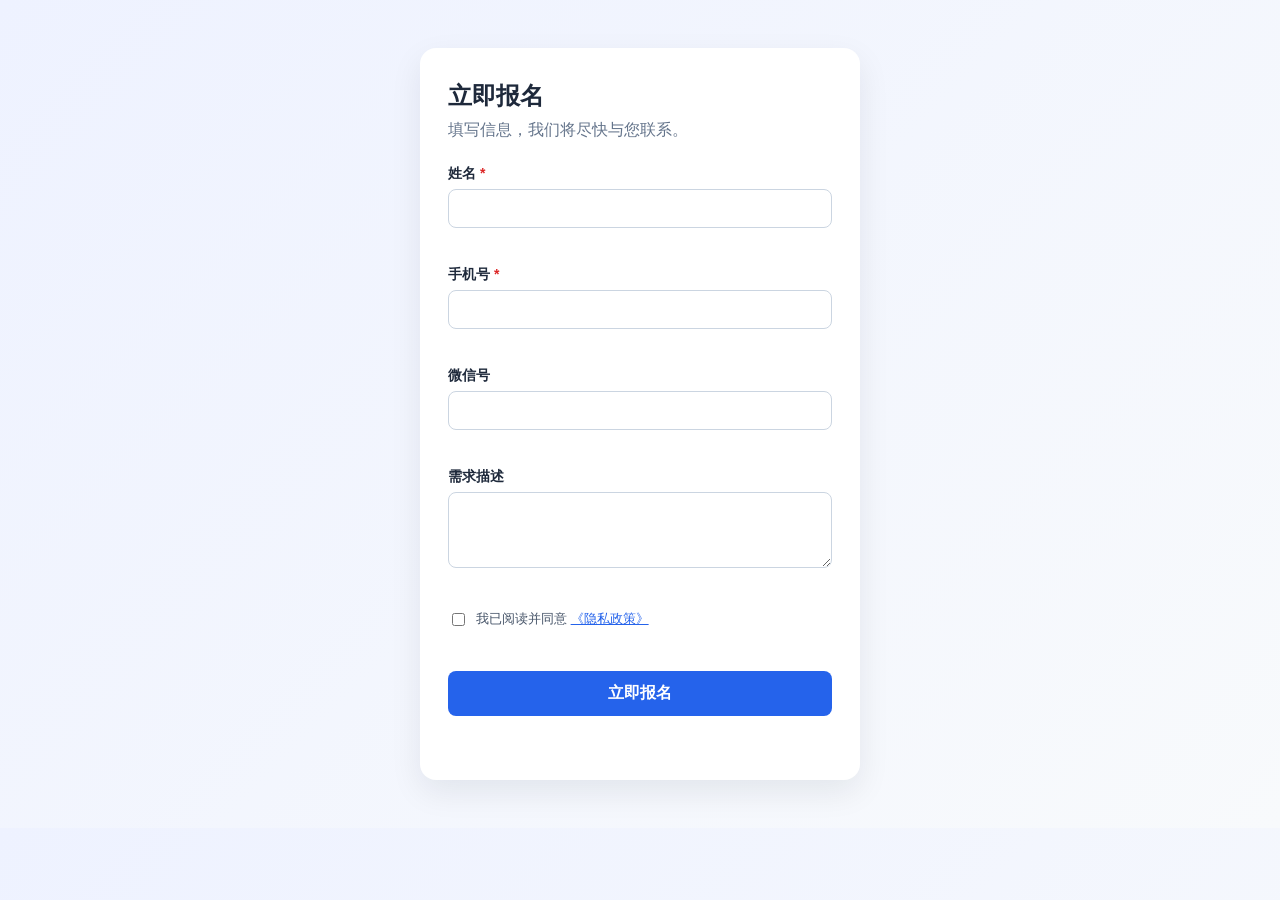
<file: huawei-cloud-web-form/assets/form-template/index.html>
<!DOCTYPE html>
<html lang="zh-CN">
<head>
  <meta charset="UTF-8">
  <meta name="viewport" content="width=device-width, initial-scale=1.0">
  <title>活动报名</title>
  <link rel="stylesheet" href="style.css">
</head>
<body>
  <main class="page">
    <section class="card">
      <h1 class="card__title">立即报名</h1>
      <p class="card__desc">填写信息，我们将尽快与您联系。</p>

      <form id="signup-form" class="form" novalidate>
        <div class="field">
          <label class="field__label" for="name">姓名 <span class="field__required">*</span></label>
          <input class="field__input" id="name" name="name" type="text" maxlength="50" required autocomplete="name" aria-describedby="name-error">
          <p class="field__error" id="name-error" role="alert"></p>
        </div>

        <div class="field">
          <label class="field__label" for="phone">手机号 <span class="field__required">*</span></label>
          <input class="field__input" id="phone" name="phone" type="tel" maxlength="11" required autocomplete="tel" inputmode="numeric" aria-describedby="phone-error">
          <p class="field__error" id="phone-error" role="alert"></p>
        </div>

        <div class="field">
          <label class="field__label" for="wechat">微信号</label>
          <input class="field__input" id="wechat" name="wechat" type="text" maxlength="20" aria-describedby="wechat-error">
          <p class="field__error" id="wechat-error" role="alert"></p>
        </div>

        <div class="field">
          <label class="field__label" for="message">需求描述</label>
          <textarea class="field__input" id="message" name="message" rows="3" maxlength="500" aria-describedby="message-error"></textarea>
          <p class="field__error" id="message-error" role="alert"></p>
        </div>

        <!-- 蜜罐字段：人类不可见，机器人填写后提交会被静默丢弃 -->
        <input type="text" name="website" class="honeypot" tabindex="-1" autocomplete="off" aria-hidden="true">

        <label class="consent">
          <input type="checkbox" id="consent" name="consent" required aria-describedby="consent-error">
          <span>我已阅读并同意 <a href="/privacy" target="_blank" rel="noopener">《隐私政策》</a></span>
        </label>
        <p class="field__error" id="consent-error" role="alert"></p>

        <button class="btn" id="submit-btn" type="submit">立即报名</button>
        <p class="form__status" id="form-status" role="status"></p>
      </form>
    </section>
  </main>
  <script src="form.js"></script>
</body>
</html>
</file>
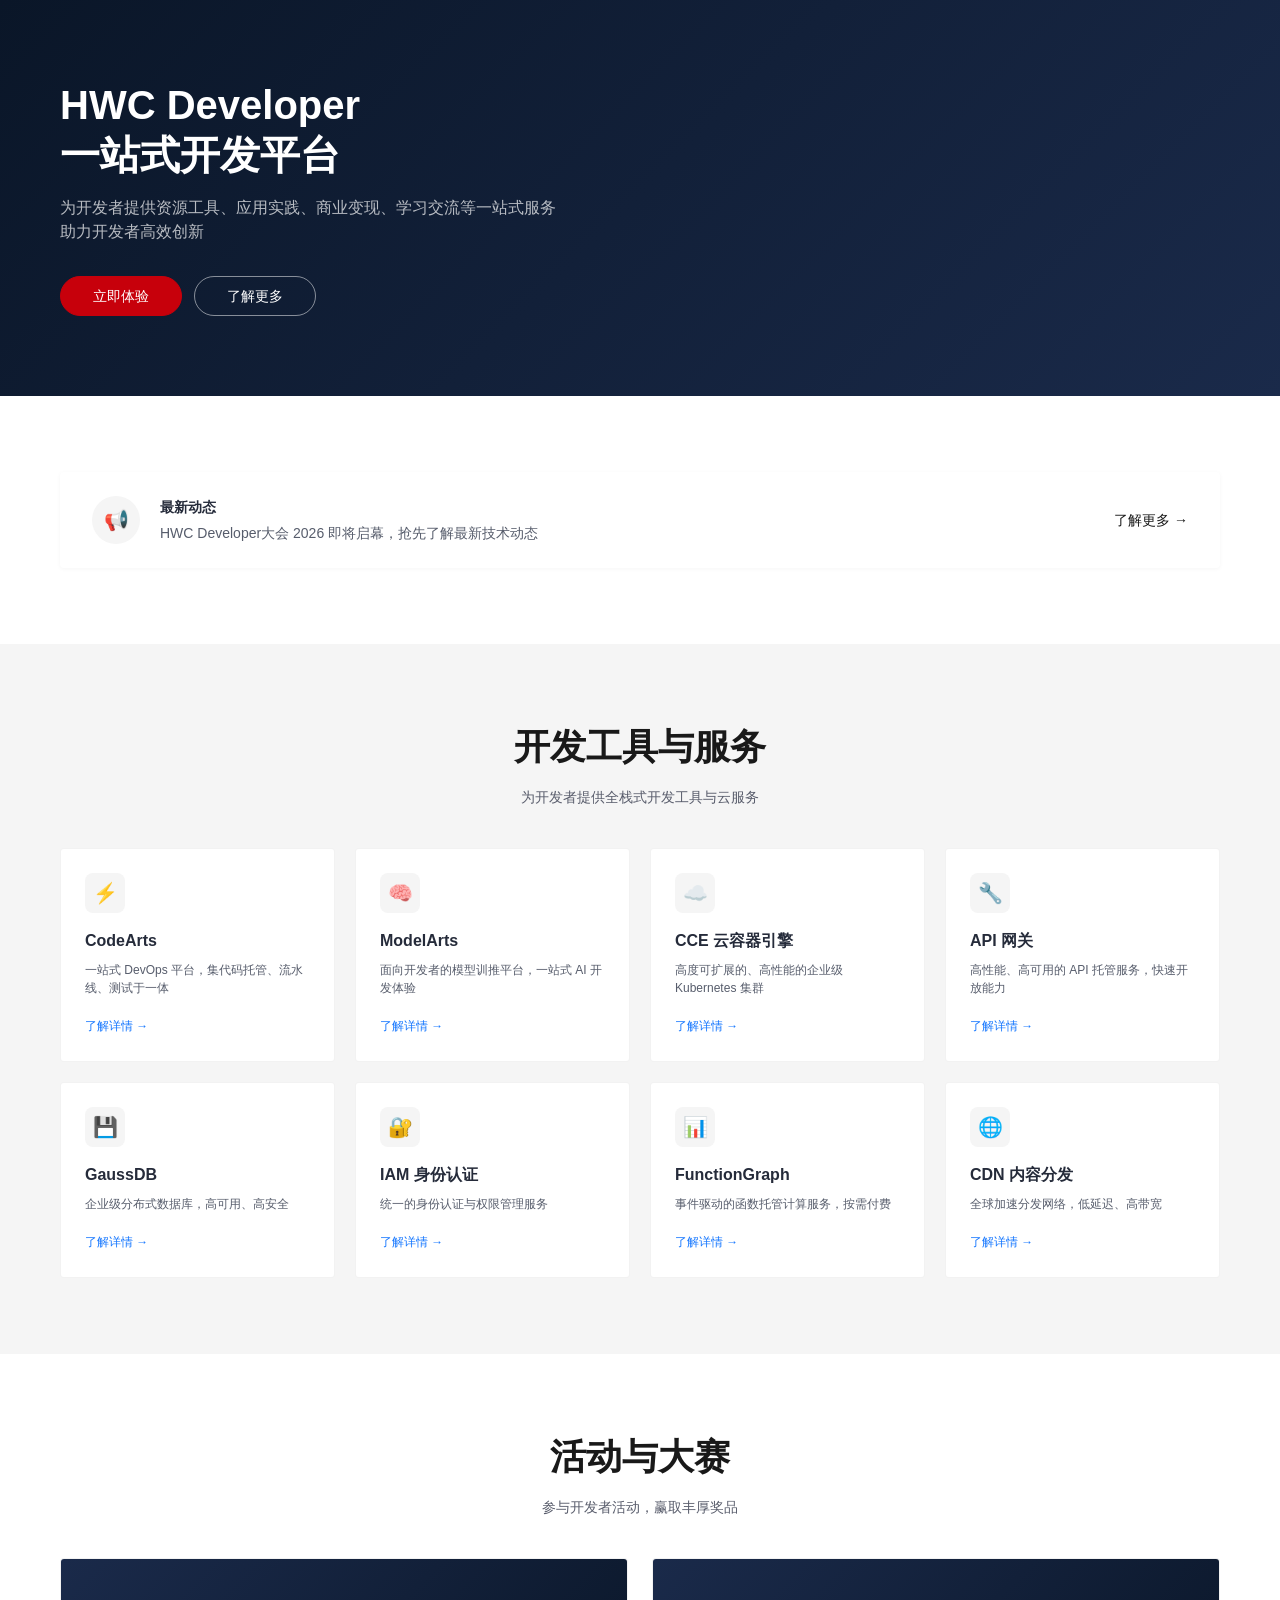
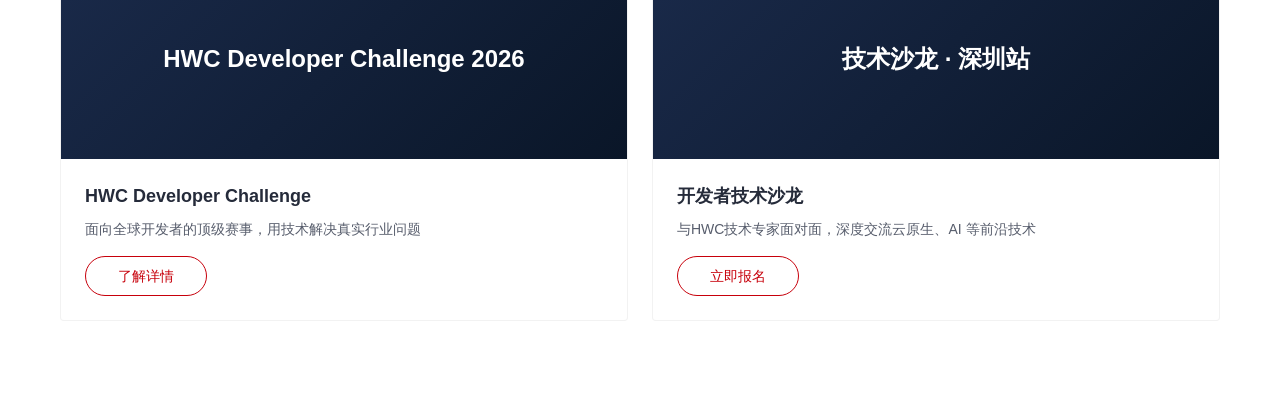
<file: huawei-cloud-web-ui/references/examples/homepage-dev.html>
<!DOCTYPE html>
<html lang="zh-CN">
<head>
  <meta charset="UTF-8">
  <meta name="viewport" content="width=device-width, initial-scale=1.0">
  <title>HWC Developer Portal - 示例页面</title>

  <!-- 公共开发者页头依赖（顺序固定，见 references/components/navigation.md） -->
  <link rel="stylesheet" href="https://portal.hc-cdn.com/cnpm-baseui/2.8.11/index.css?sttl=202202241920">
  <script src="https://res-static.hc-cdn.cn/aem/content/dam/cloudbu-develop/archive/china/zh-cn/developer/developer-page/js/jquery.min.js?sttl=1.0.77&ttr=1.0.5"></script>
  <script src="https://developer.huaweicloud.com/portal-res-static/developer-preload-header.js?url=https://developer.huaweicloud.com/common/hwcheader2026.html"></script>
  <script>window.developerHeaderUrl = 'https://developer.huaweicloud.com/common/hwcheader2026.html';</script>
  <script src="https://res-static.hc-cdn.cn/aem/content/dam/cloudbu-develop/archive/china/zh-cn/developer/developer-page/js/developer-pep2-template.js"></script>

  <style>
    /* ========== 基础重置 ========== */
    *, *::before, *::after { box-sizing: border-box; margin: 0; padding: 0; }
    body {
      font-family: -apple-system, HuaweiSans, Helvetica Neue, Helvetica, Arial,
                   PingFang SC, Hiragino Sans GB, STHeiti, Microsoft YaHei, sans-serif;
      color: var(--por-color-text-primary, #191919);
      background: #fff;
      line-height: 1.5;
      -webkit-font-smoothing: antialiased;
    }
    a { text-decoration: none; color: inherit; }

    /* ========== 容器 ========== */
    .por-container {
      max-width: 1280px;
      margin: 0 auto;
      padding: 0 20px;
    }
    @media (max-width: 1439px) { .por-container { max-width: 1200px; } }
    @media (max-width: 767px) { .por-container { padding: 0 15px; } }

    /* ========== 页头 ========== */
    #header {
      position: sticky;
      top: 0;
      z-index: 1030;
      background: #fff;
      border-bottom: 1px solid rgba(0,0,0,0.08);
      height: 64px;
    }
    .header-inner {
      max-width: 1280px;
      margin: 0 auto;
      display: flex;
      align-items: center;
      justify-content: space-between;
      height: 64px;
      padding: 0 20px;
    }
    .header-logo {
      display: flex;
      align-items: center;
      gap: 8px;
      font-size: 18px;
      font-weight: bold;
      color: #191919;
    }
    .header-logo img { height: 28px; }
    .header-nav { display: flex; gap: 32px; }
    .header-nav a {
      font-size: 14px;
      color: #575D6C;
      transition: color 0.2s;
    }
    .header-nav a:hover { color: #C7000B; }
    .header-tools { display: flex; align-items: center; gap: 16px; }

    /* ========== Banner ========== */
    .hero-banner {
      background: linear-gradient(135deg, #0a1628 0%, #1a2a4a 100%);
      color: #fff;
      padding: 80px 0;
      position: relative;
      overflow: hidden;
    }
    .hero-banner .por-container {
      display: flex;
      align-items: center;
      justify-content: space-between;
    }
    .banner-info { max-width: 600px; }
    .banner-title-main {
      font-size: 40px;
      line-height: 50px;
      font-weight: 700;
      margin-bottom: 16px;
    }
    .banner-title-side {
      font-size: 16px;
      line-height: 24px;
      color: rgba(255,255,255,0.7);
      margin-bottom: 32px;
    }

    /* ========== 按钮 ========== */
    .btn {
      display: inline-block;
      font-weight: 400;
      text-align: center;
      white-space: nowrap;
      vertical-align: middle;
      transition: all 0.2s;
      height: 40px;
      font-size: 14px;
      line-height: 38px;
      padding: 0 32px;
      border-radius: 24px;
      cursor: pointer;
      border: 1px solid transparent;
    }
    .btn-red {
      background-color: #C7000B;
      border-color: #C7000B;
      color: #fff;
    }
    .btn-red:hover {
      background-color: #d64a52;
      border-color: #d64a52;
      box-shadow: 0 8px 6px -4px rgba(246, 111, 106, 0.5);
    }
    .btn-white {
      background: transparent;
      border-color: rgba(255,255,255,0.5);
      color: #fff;
    }
    .btn-white:hover {
      background-color: #C7000B;
      border-color: #C7000B;
    }
    .btn-ghost {
      background: transparent;
      border-color: #C7000B;
      color: #C7000B;
    }
    .btn-ghost:hover {
      background-color: #C7000B;
      color: #fff;
    }

    /* ========== Section ========== */
    .por-section {
      padding: 76px 0;
    }
    .section-header {
      text-align: center;
      margin-bottom: 40px;
    }
    .section-title {
      font-size: 36px;
      font-weight: 700;
      color: #191919;
      margin-bottom: 12px;
    }
    .section-subtitle {
      font-size: 14px;
      color: #595D6C;
      line-height: 22px;
    }
    .section-gray { background: #F5F5F5; }

    /* ========== 最新动态卡片 ========== */
    .dynamic-card {
      background: #fff;
      border-radius: 4px;
      padding: 24px 32px;
      display: flex;
      align-items: center;
      justify-content: space-between;
      box-shadow: 0 1px 4px rgba(0,0,0,0.04);
    }
    .dynamic-main {
      display: flex;
      align-items: center;
      gap: 20px;
    }
    .dynamic-icon {
      width: 48px;
      height: 48px;
      background: #F5F5F5;
      border-radius: 50%;
      display: flex;
      align-items: center;
      justify-content: center;
      font-size: 20px;
    }
    .dynamic-title {
      font-size: 14px;
      font-weight: 600;
      color: #252B3A;
      margin-bottom: 4px;
    }
    .dynamic-desc {
      font-size: 14px;
      color: #575D6C;
      line-height: 22px;
    }
    .link-more {
      font-size: 14px;
      color: #191919;
      display: flex;
      align-items: center;
      gap: 4px;
      white-space: nowrap;
    }
    .link-more:hover {
      color: #C7000B;
      font-weight: 600;
    }
    .link-more .arrow::after { content: "→"; }

    /* ========== 产品卡片网格 ========== */
    .card-grid {
      display: grid;
      grid-template-columns: repeat(4, 1fr);
      gap: 20px;
    }
    @media (max-width: 1024px) { .card-grid { grid-template-columns: repeat(2, 1fr); } }
    @media (max-width: 768px) { .card-grid { grid-template-columns: 1fr; } }

    .product-card {
      background: #fff;
      border-radius: 4px;
      padding: 24px;
      transition: box-shadow 0.2s, transform 0.2s;
      border: 1px solid rgba(0,0,0,0.05);
    }
    .product-card:hover {
      box-shadow: 0 2px 12px rgba(0,0,0,0.08);
      transform: translateY(-2px);
    }
    .product-card .card-icon {
      width: 40px;
      height: 40px;
      background: #F5F5F5;
      border-radius: 8px;
      margin-bottom: 16px;
      display: flex;
      align-items: center;
      justify-content: center;
      font-size: 20px;
    }
    .product-card .card-title {
      font-size: 16px;
      font-weight: 600;
      color: #252B3A;
      margin-bottom: 8px;
    }
    .product-card:hover .card-title { color: #C7000B; }
    .product-card .card-desc {
      font-size: 12px;
      color: #575D6C;
      line-height: 18px;
      margin-bottom: 16px;
    }
    .product-card .card-link {
      font-size: 12px;
      color: #1476FF;
    }
    .product-card:hover .card-link { color: #C7000B; }

    /* ========== 活动卡片 ========== */
    .activity-grid {
      display: grid;
      grid-template-columns: 1fr 1fr;
      gap: 24px;
    }
    @media (max-width: 768px) { .activity-grid { grid-template-columns: 1fr; } }

    .activity-card {
      border-radius: 4px;
      overflow: hidden;
      background: #fff;
      border: 1px solid rgba(0,0,0,0.05);
      transition: box-shadow 0.2s;
    }
    .activity-card:hover {
      box-shadow: 0 2px 12px rgba(0,0,0,0.08);
    }
    .activity-card-img {
      height: 200px;
      background: linear-gradient(135deg, #1a2a4a, #0a1628);
      display: flex;
      align-items: center;
      justify-content: center;
      color: #fff;
      font-size: 24px;
      font-weight: bold;
    }
    .activity-card-body { padding: 24px; }
    .activity-card-body h3 {
      font-size: 18px;
      font-weight: 600;
      color: #252B3A;
      margin-bottom: 8px;
    }
    .activity-card-body p {
      font-size: 14px;
      color: #575D6C;
      line-height: 22px;
      margin-bottom: 16px;
    }

    /* ========== 页脚 ========== */
    #footer {
      background: #191919;
      color: rgba(255,255,255,0.6);
      padding: 48px 0 32px;
      font-size: 12px;
      line-height: 20px;
    }
    .footer-inner {
      max-width: 1280px;
      margin: 0 auto;
      padding: 0 20px;
    }
    .footer-top {
      display: flex;
      justify-content: space-between;
      padding-bottom: 32px;
      border-bottom: 1px solid rgba(255,255,255,0.1);
      margin-bottom: 24px;
    }
    .footer-links a {
      color: rgba(255,255,255,0.6);
      margin-right: 24px;
    }
    .footer-links a:hover { color: #fff; }
    .footer-bottom {
      display: flex;
      justify-content: space-between;
    }
    .footer-bottom a { color: rgba(255,255,255,0.4); margin-left: 16px; }
    .footer-bottom a:hover { color: rgba(255,255,255,0.8); }

    /* ========== 移动端适配 ========== */
    @media (max-width: 768px) {
      .hero-banner { padding: 48px 0; }
      .banner-title-main { font-size: 24px; line-height: 30px; }
      .banner-title-side { font-size: 12px; line-height: 18px; margin-bottom: 20px; }
      .por-section { padding: 40px 0; }
      .section-title { font-size: 24px; }
      .header-nav { display: none; }
      .btn { height: 32px; font-size: 12px; line-height: 30px; padding: 0 20px; }
    }
  </style>
</head>
<body>

  <!-- ========== 页头（公共开发者页头，页脚自动 append）========== -->
  <hd-header></hd-header>
  <!-- 备选：无法接入公共页头时，改用下方自研页头（已注释）
  <header id="header">
    <div class="header-inner">
      <a href="/" class="header-logo">
        <img src="https://www.huaweicloud.com/favicon.ico" alt="HWC">
        <span>HWC Developer</span>
      </a>
      <nav class="header-nav">
        <a href="#">首页</a>
        <a href="#">产品</a>
        <a href="#">解决方案</a>
        <a href="#">开发者工具</a>
        <a href="#">社区</a>
        <a href="#">学习</a>
      </nav>
      <div class="header-tools">
        <a href="#" style="font-size:14px; color:#575D6C;">登录</a>
        <a href="#" class="btn btn-red" style="height:32px; font-size:12px; line-height:30px; padding:0 20px;">注册</a>
      </div>
    </div>
  </header>
  -->


  <!-- ========== Banner ========== -->
  <section class="hero-banner">
    <div class="por-container">
      <div class="banner-info">
        <div class="banner-title-main">HWC Developer<br>一站式开发平台</div>
        <div class="banner-title-side">
          为开发者提供资源工具、应用实践、商业变现、学习交流等一站式服务<br>
          助力开发者高效创新
        </div>
        <div style="display: flex; gap: 12px;">
          <a href="#" class="btn btn-red">立即体验</a>
          <a href="#" class="btn btn-white">了解更多</a>
        </div>
      </div>
    </div>
  </section>

  <!-- ========== 最新动态 ========== -->
  <div class="por-section">
    <div class="por-container">
      <div class="dynamic-card">
        <div class="dynamic-main">
          <div class="dynamic-icon">📢</div>
          <div>
            <div class="dynamic-title">最新动态</div>
            <div class="dynamic-desc">HWC Developer大会 2026 即将启幕，抢先了解最新技术动态</div>
          </div>
        </div>
        <a href="#" class="link-more">了解更多 <span class="arrow"></span></a>
      </div>
    </div>
  </div>

  <!-- ========== 开发工具 ========== -->
  <div class="por-section section-gray">
    <div class="por-container">
      <div class="section-header">
        <h2 class="section-title">开发工具与服务</h2>
        <p class="section-subtitle">为开发者提供全栈式开发工具与云服务</p>
      </div>
      <div class="card-grid">
        <div class="product-card">
          <div class="card-icon">⚡</div>
          <div class="card-title">CodeArts</div>
          <div class="card-desc">一站式 DevOps 平台，集代码托管、流水线、测试于一体</div>
          <a href="#" class="card-link">了解详情 →</a>
        </div>
        <div class="product-card">
          <div class="card-icon">🧠</div>
          <div class="card-title">ModelArts</div>
          <div class="card-desc">面向开发者的模型训推平台，一站式 AI 开发体验</div>
          <a href="#" class="card-link">了解详情 →</a>
        </div>
        <div class="product-card">
          <div class="card-icon">☁️</div>
          <div class="card-title">CCE 云容器引擎</div>
          <div class="card-desc">高度可扩展的、高性能的企业级 Kubernetes 集群</div>
          <a href="#" class="card-link">了解详情 →</a>
        </div>
        <div class="product-card">
          <div class="card-icon">🔧</div>
          <div class="card-title">API 网关</div>
          <div class="card-desc">高性能、高可用的 API 托管服务，快速开放能力</div>
          <a href="#" class="card-link">了解详情 →</a>
        </div>
        <div class="product-card">
          <div class="card-icon">💾</div>
          <div class="card-title">GaussDB</div>
          <div class="card-desc">企业级分布式数据库，高可用、高安全</div>
          <a href="#" class="card-link">了解详情 →</a>
        </div>
        <div class="product-card">
          <div class="card-icon">🔐</div>
          <div class="card-title">IAM 身份认证</div>
          <div class="card-desc">统一的身份认证与权限管理服务</div>
          <a href="#" class="card-link">了解详情 →</a>
        </div>
        <div class="product-card">
          <div class="card-icon">📊</div>
          <div class="card-title">FunctionGraph</div>
          <div class="card-desc">事件驱动的函数托管计算服务，按需付费</div>
          <a href="#" class="card-link">了解详情 →</a>
        </div>
        <div class="product-card">
          <div class="card-icon">🌐</div>
          <div class="card-title">CDN 内容分发</div>
          <div class="card-desc">全球加速分发网络，低延迟、高带宽</div>
          <a href="#" class="card-link">了解详情 →</a>
        </div>
      </div>
    </div>
  </div>

  <!-- ========== 活动大赛 ========== -->
  <div class="por-section">
    <div class="por-container">
      <div class="section-header">
        <h2 class="section-title">活动与大赛</h2>
        <p class="section-subtitle">参与开发者活动，赢取丰厚奖品</p>
      </div>
      <div class="activity-grid">
        <div class="activity-card">
          <div class="activity-card-img">HWC Developer Challenge 2026</div>
          <div class="activity-card-body">
            <h3>HWC Developer Challenge</h3>
            <p>面向全球开发者的顶级赛事，用技术解决真实行业问题</p>
            <a href="#" class="btn btn-ghost">了解详情</a>
          </div>
        </div>
        <div class="activity-card">
          <div class="activity-card-img">技术沙龙 · 深圳站</div>
          <div class="activity-card-body">
            <h3>开发者技术沙龙</h3>
            <p>与HWC技术专家面对面，深度交流云原生、AI 等前沿技术</p>
            <a href="#" class="btn btn-ghost">立即报名</a>
          </div>
        </div>
      </div>
    </div>
  </div>

  <!-- ========== 页脚：由 developer-pep2-template.js 自动 append 到 body ========== -->

</body>
</html>
</file>
<file: huawei-cloud-web-form/assets/form-template/style.css>
* { box-sizing: border-box; }
body {
  margin: 0;
  font-family: -apple-system, "PingFang SC", "Microsoft YaHei", sans-serif;
  background: linear-gradient(135deg, #eef2ff, #f8fafc);
  color: #1e293b;
}
.page { display: flex; justify-content: center; padding: 48px 16px; }
.card {
  width: 100%;
  max-width: 440px;
  background: #fff;
  border-radius: 16px;
  padding: 32px 28px;
  box-shadow: 0 12px 32px rgba(15, 23, 42, 0.08);
}
.card__title { margin: 0 0 8px; font-size: 24px; }
.card__desc { margin: 0 0 24px; color: #64748b; }
.field { margin-bottom: 16px; }
.field__label { display: block; margin-bottom: 6px; font-size: 14px; font-weight: 600; }
.field__required { color: #dc2626; }
.field__input {
  width: 100%;
  padding: 10px 12px;
  font-size: 15px;
  border: 1px solid #cbd5e1;
  border-radius: 8px;
  outline: none;
}
.field__input:focus { border-color: #2563eb; box-shadow: 0 0 0 3px rgba(37, 99, 235, 0.15); }
.field__input[aria-invalid="true"] { border-color: #dc2626; }
.field__error { margin: 4px 0 0; font-size: 13px; color: #dc2626; min-height: 18px; }
.honeypot { position: absolute; left: -9999px; opacity: 0; height: 0; width: 0; }
.consent { display: flex; gap: 8px; align-items: flex-start; font-size: 13px; color: #475569; }
.consent a { color: #2563eb; }
.btn {
  width: 100%;
  margin-top: 20px;
  padding: 12px;
  font-size: 16px;
  font-weight: 600;
  color: #fff;
  background: #2563eb;
  border: 0;
  border-radius: 8px;
  cursor: pointer;
}
.btn:disabled { background: #93c5fd; cursor: not-allowed; }
.form__status { margin: 12px 0 0; font-size: 14px; text-align: center; min-height: 20px; }
.form__status[data-kind="success"] { color: #16a34a; }
.form__status[data-kind="error"] { color: #dc2626; }
</file>
